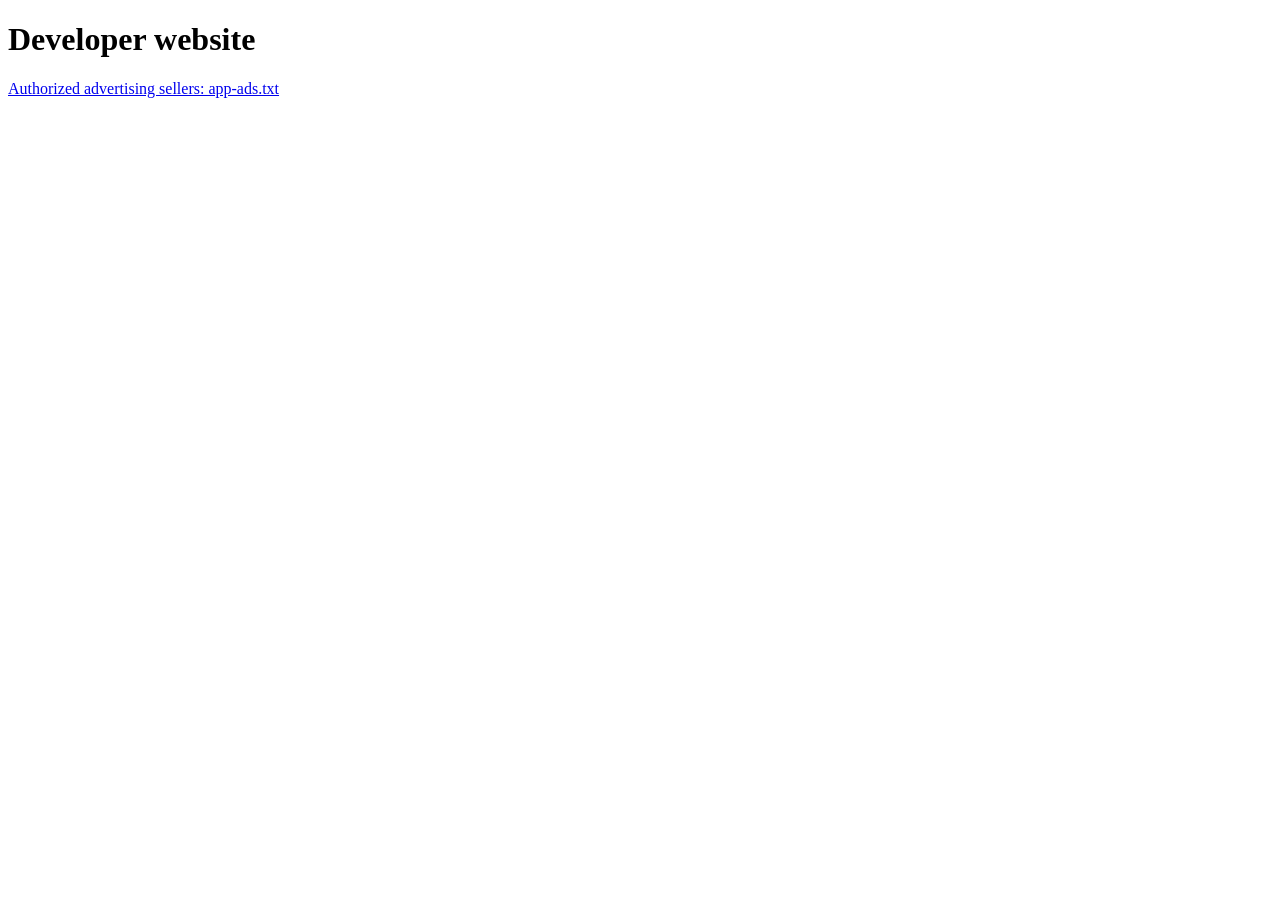
<file: index.html>
<!doctype html>
<html lang="en"><meta charset="utf-8"><meta name="viewport" content="width=device-width,initial-scale=1"><title>Developer website</title><h1>Developer website</h1><p><a href="/app-ads.txt">Authorized advertising sellers: app-ads.txt</a></p></html>
</file>
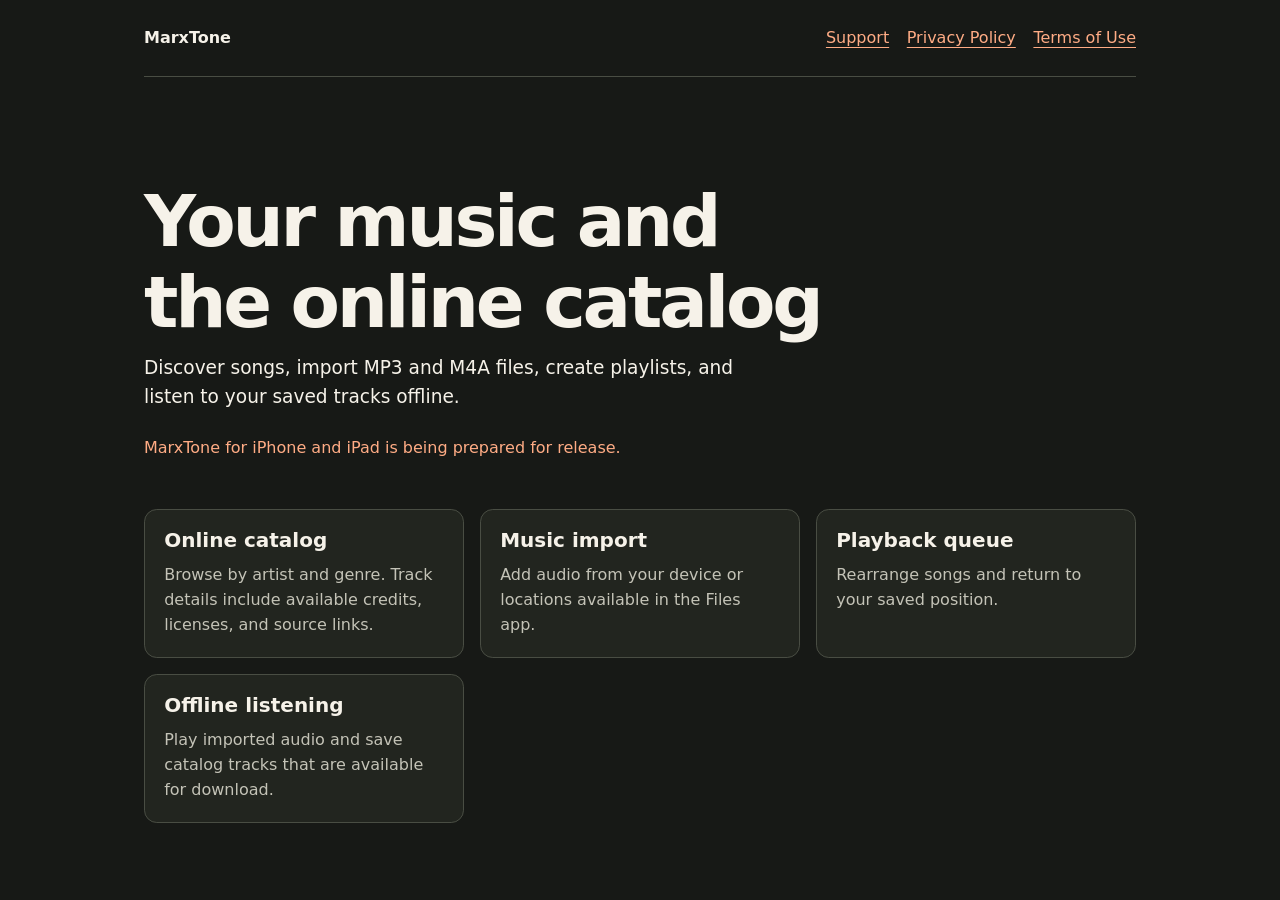
<file: music-app/index.html>
<!doctype html>
<html lang="en">
<head>
  <meta charset="utf-8">
  <meta name="viewport" content="width=device-width, initial-scale=1">
  <meta name="description" content="MarxTone is a music player for iPhone and iPad with a personal library and an online catalog.">
  <title>MarxTone</title>
  <link rel="stylesheet" href="style.css">
</head>
<body>
  <header class="site-header shell">
    <a class="brand" href="./" aria-current="page">MarxTone</a>
    <nav aria-label="Site navigation">
      <a href="support/">Support</a>
      <a href="privacy/">Privacy Policy</a>
      <a href="terms/">Terms of Use</a>
    </nav>
  </header>
  <main class="shell">
    <section class="intro">
      <h1>Your music and the online catalog</h1>
      <p>Discover songs, import MP3 and M4A files, create playlists, and listen to your saved tracks offline.</p>
      <p class="status">MarxTone for iPhone and iPad is being prepared for release.</p>
    </section>
    <section class="features" aria-label="Player features">
      <article>
        <h2>Online catalog</h2>
        <p>Browse by artist and genre. Track details include available credits, licenses, and source links.</p>
      </article>
      <article>
        <h2>Music import</h2>
        <p>Add audio from your device or locations available in the Files app.</p>
      </article>
      <article>
        <h2>Playback queue</h2>
        <p>Rearrange songs and return to your saved position.</p>
      </article>
      <article>
        <h2>Offline listening</h2>
        <p>Play imported audio and save catalog tracks that are available for download.</p>
      </article>
    </section>
  </main>
</body>
</html>
</file>
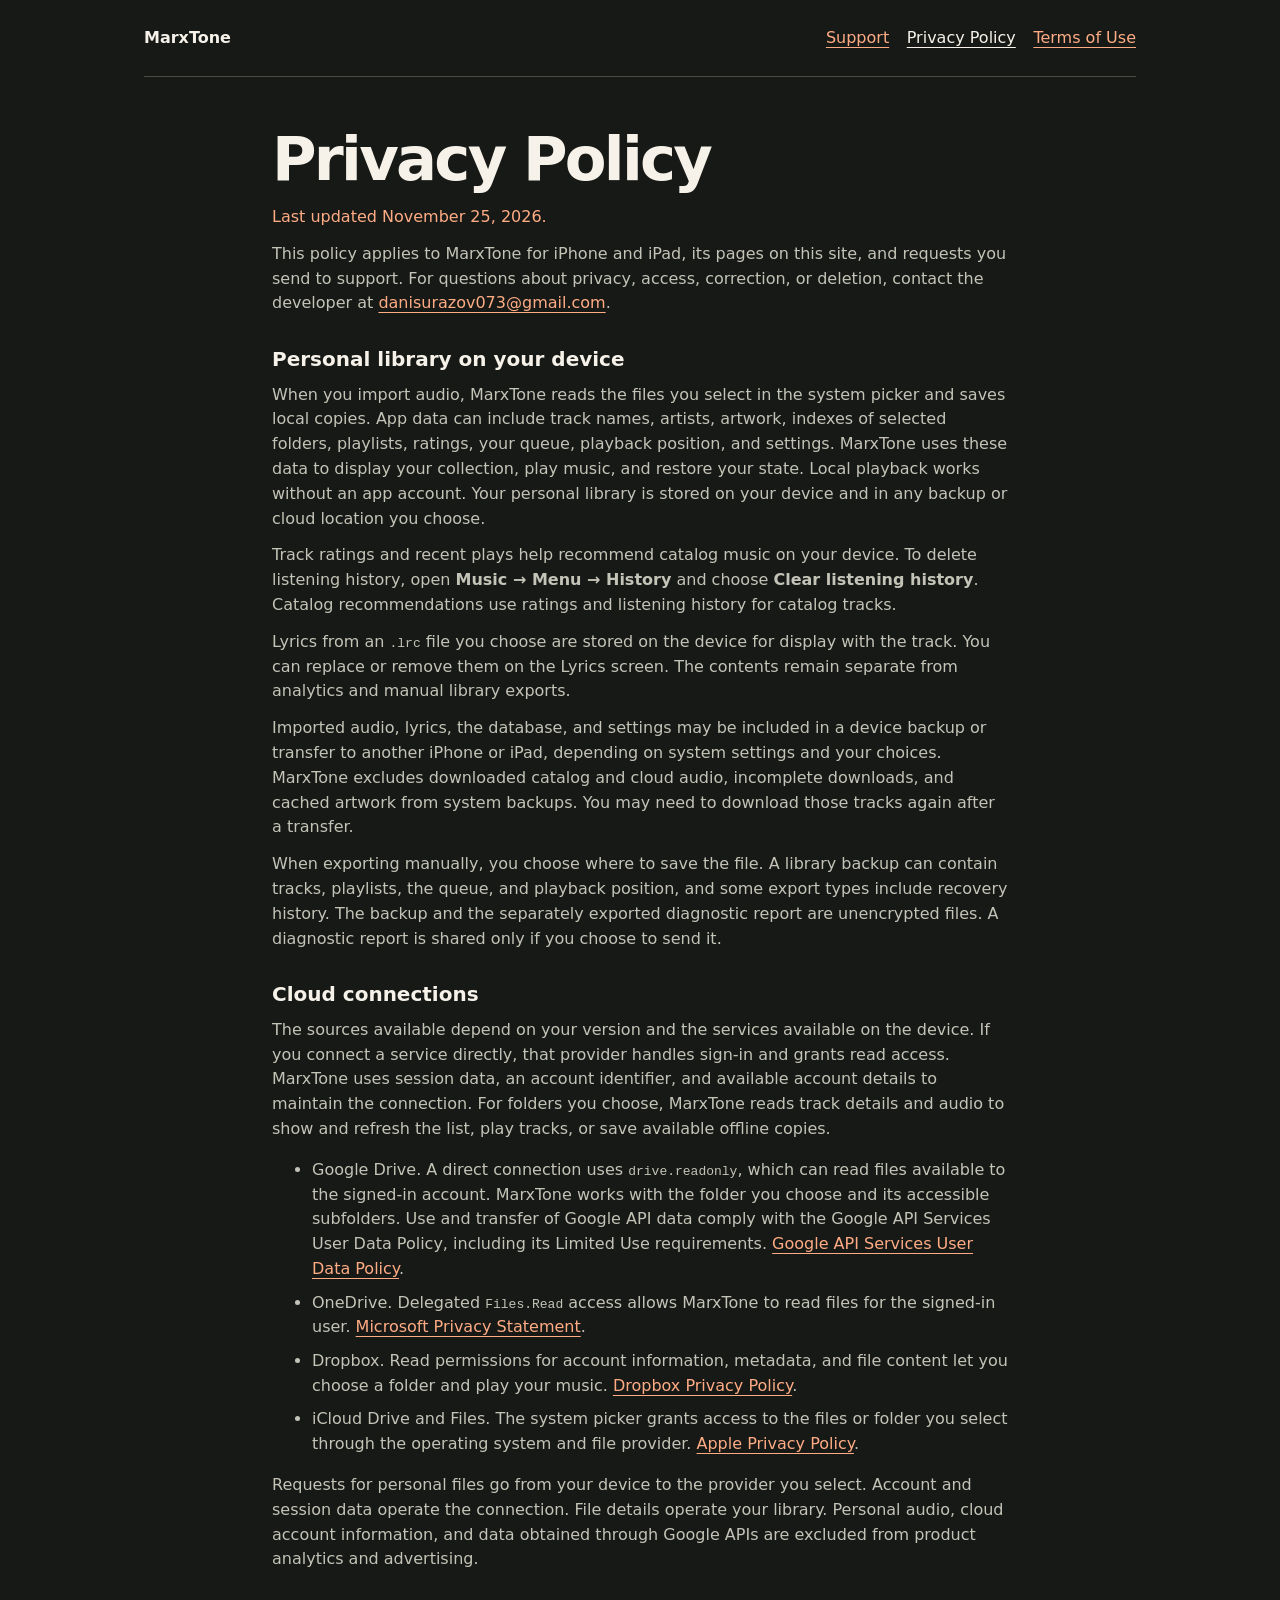
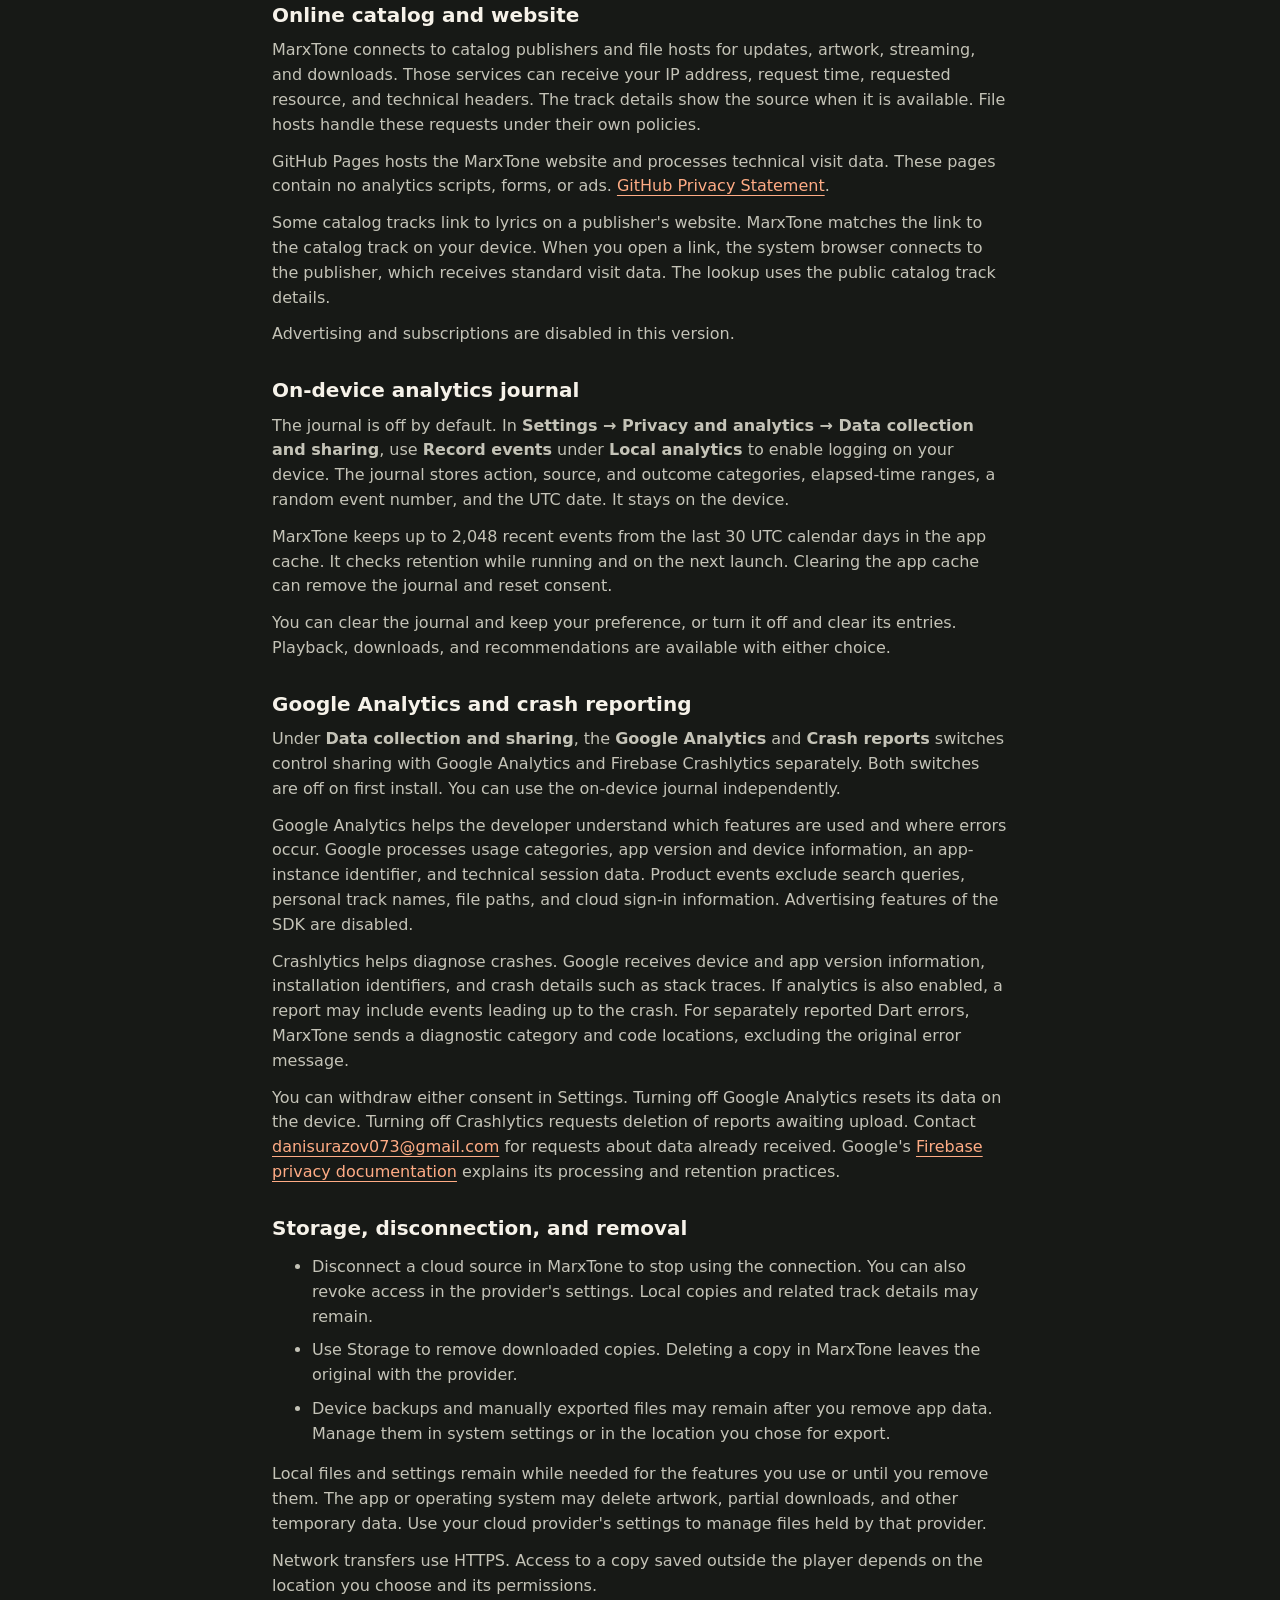
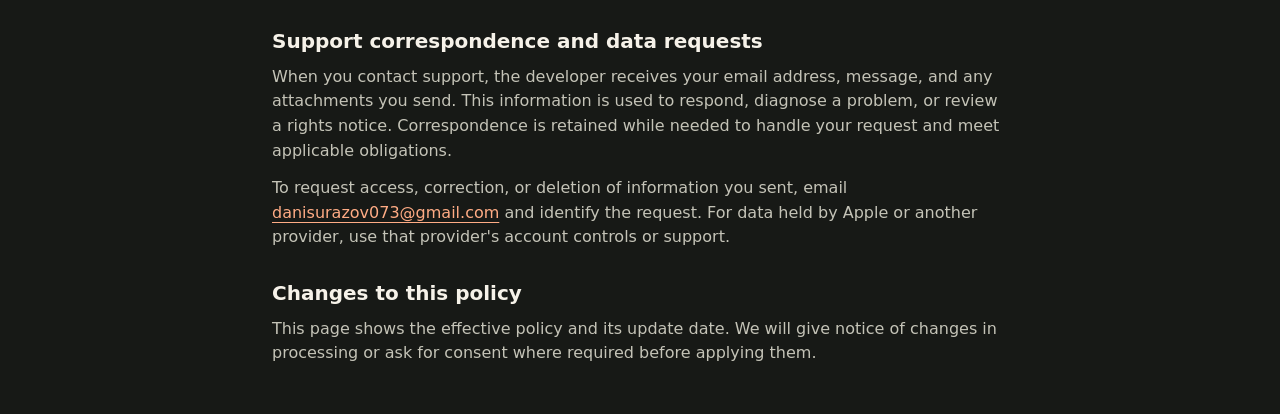
<file: music-app/privacy/index.html>
<!doctype html>
<html lang="en">
<head>
  <meta charset="utf-8">
  <meta name="viewport" content="width=device-width, initial-scale=1">
  <meta name="description" content="How MarxTone for iPhone and iPad handles data and how to manage your choices.">
  <title>Privacy Policy | MarxTone</title>
  <link rel="stylesheet" href="../style.css">
</head>
<body>
  <header class="site-header shell">
    <a class="brand" href="../">MarxTone</a>
    <nav aria-label="Site navigation">
      <a href="../support/">Support</a>
      <a href="./" aria-current="page">Privacy Policy</a>
      <a href="../terms/">Terms of Use</a>
    </nav>
  </header>
  <main class="shell prose">
    <h1>Privacy Policy</h1>
    <p class="status">Last updated <time datetime="2026-11-25">November 25, 2026</time>.</p>
    <p>This policy applies to MarxTone for iPhone and iPad, its pages on this site, and requests you send to support. For questions about privacy, access, correction, or deletion, contact the developer at <a href="mailto:danisurazov073@gmail.com">danisurazov073@gmail.com</a>.</p>

    <h2 id="device">Personal library on your device</h2>
    <p>When you import audio, MarxTone reads the files you select in the system picker and saves local copies. App data can include track names, artists, artwork, indexes of selected folders, playlists, ratings, your queue, playback position, and settings. MarxTone uses these data to display your collection, play music, and restore your state. Local playback works without an app account. Your personal library is stored on your device and in any backup or cloud location you choose.</p>
    <p>Track ratings and recent plays help recommend catalog music on your device. To delete listening history, open <strong>Music → Menu → History</strong> and choose <strong>Clear listening history</strong>. Catalog recommendations use ratings and listening history for catalog tracks.</p>
    <p>Lyrics from an <code>.lrc</code> file you choose are stored on the device for display with the track. You can replace or remove them on the Lyrics screen. The contents remain separate from analytics and manual library exports.</p>
    <p>Imported audio, lyrics, the database, and settings may be included in a device backup or transfer to another iPhone or iPad, depending on system settings and your choices. MarxTone excludes downloaded catalog and cloud audio, incomplete downloads, and cached artwork from system backups. You may need to download those tracks again after a transfer.</p>
    <p>When exporting manually, you choose where to save the file. A library backup can contain tracks, playlists, the queue, and playback position, and some export types include recovery history. The backup and the separately exported diagnostic report are unencrypted files. A diagnostic report is shared only if you choose to send it.</p>

    <h2 id="cloud">Cloud connections</h2>
    <p>The sources available depend on your version and the services available on the device. If you connect a service directly, that provider handles sign-in and grants read access. MarxTone uses session data, an account identifier, and available account details to maintain the connection. For folders you choose, MarxTone reads track details and audio to show and refresh the list, play tracks, or save available offline copies.</p>
    <ul>
      <li>Google Drive. A direct connection uses <code>drive.readonly</code>, which can read files available to the signed-in account. MarxTone works with the folder you choose and its accessible subfolders. Use and transfer of Google API data comply with the Google API Services User Data Policy, including its Limited Use requirements. <a href="https://developers.google.com/terms/api-services-user-data-policy#limited-use">Google API Services User Data Policy</a>.</li>
      <li>OneDrive. Delegated <code>Files.Read</code> access allows MarxTone to read files for the signed-in user. <a href="https://www.microsoft.com/privacy/privacystatement">Microsoft Privacy Statement</a>.</li>
      <li>Dropbox. Read permissions for account information, metadata, and file content let you choose a folder and play your music. <a href="https://www.dropbox.com/privacy">Dropbox Privacy Policy</a>.</li>
      <li>iCloud Drive and Files. The system picker grants access to the files or folder you select through the operating system and file provider. <a href="https://www.apple.com/legal/privacy/">Apple Privacy Policy</a>.</li>
    </ul>
    <p>Requests for personal files go from your device to the provider you select. Account and session data operate the connection. File details operate your library. Personal audio, cloud account information, and data obtained through Google APIs are excluded from product analytics and advertising.</p>

    <h2 id="online">Online catalog and website</h2>
    <p>MarxTone connects to catalog publishers and file hosts for updates, artwork, streaming, and downloads. Those services can receive your IP address, request time, requested resource, and technical headers. The track details show the source when it is available. File hosts handle these requests under their own policies.</p>
    <p>GitHub Pages hosts the MarxTone website and processes technical visit data. These pages contain no analytics scripts, forms, or ads. <a href="https://docs.github.com/en/site-policy/privacy-policies/github-general-privacy-statement">GitHub Privacy Statement</a>.</p>
    <p>Some catalog tracks link to lyrics on a publisher's website. MarxTone matches the link to the catalog track on your device. When you open a link, the system browser connects to the publisher, which receives standard visit data. The lookup uses the public catalog track details.</p>
    <p>Advertising and subscriptions are disabled in this version.</p>

    <h2 id="analytics">On-device analytics journal</h2>
    <p>The journal is off by default. In <strong>Settings → Privacy and analytics → Data collection and sharing</strong>, use <strong>Record events</strong> under <strong>Local analytics</strong> to enable logging on your device. The journal stores action, source, and outcome categories, elapsed-time ranges, a random event number, and the UTC date. It stays on the device.</p>
    <p>MarxTone keeps up to 2,048 recent events from the last 30 UTC calendar days in the app cache. It checks retention while running and on the next launch. Clearing the app cache can remove the journal and reset consent.</p>
    <p>You can clear the journal and keep your preference, or turn it off and clear its entries. Playback, downloads, and recommendations are available with either choice.</p>

    <h2 id="firebase">Google Analytics and crash reporting</h2>
    <p>Under <strong>Data collection and sharing</strong>, the <strong>Google Analytics</strong> and <strong>Crash reports</strong> switches control sharing with Google Analytics and Firebase Crashlytics separately. Both switches are off on first install. You can use the on-device journal independently.</p>
    <p>Google Analytics helps the developer understand which features are used and where errors occur. Google processes usage categories, app version and device information, an app-instance identifier, and technical session data. Product events exclude search queries, personal track names, file paths, and cloud sign-in information. Advertising features of the SDK are disabled.</p>
    <p>Crashlytics helps diagnose crashes. Google receives device and app version information, installation identifiers, and crash details such as stack traces. If analytics is also enabled, a report may include events leading up to the crash. For separately reported Dart errors, MarxTone sends a diagnostic category and code locations, excluding the original error message.</p>
    <p>You can withdraw either consent in Settings. Turning off Google Analytics resets its data on the device. Turning off Crashlytics requests deletion of reports awaiting upload. Contact <a href="mailto:danisurazov073@gmail.com">danisurazov073@gmail.com</a> for requests about data already received. Google's <a href="https://firebase.google.com/support/privacy/">Firebase privacy documentation</a> explains its processing and retention practices.</p>

    <h2 id="control">Storage, disconnection, and removal</h2>
    <ul>
      <li>Disconnect a cloud source in MarxTone to stop using the connection. You can also revoke access in the provider's settings. Local copies and related track details may remain.</li>
      <li>Use Storage to remove downloaded copies. Deleting a copy in MarxTone leaves the original with the provider.</li>
      <li>Device backups and manually exported files may remain after you remove app data. Manage them in system settings or in the location you chose for export.</li>
    </ul>
    <p>Local files and settings remain while needed for the features you use or until you remove them. The app or operating system may delete artwork, partial downloads, and other temporary data. Use your cloud provider's settings to manage files held by that provider.</p>
    <p>Network transfers use HTTPS. Access to a copy saved outside the player depends on the location you choose and its permissions.</p>

    <h2 id="support-data">Support correspondence and data requests</h2>
    <p>When you contact support, the developer receives your email address, message, and any attachments you send. This information is used to respond, diagnose a problem, or review a rights notice. Correspondence is retained while needed to handle your request and meet applicable obligations.</p>
    <p>To request access, correction, or deletion of information you sent, email <a href="mailto:danisurazov073@gmail.com">danisurazov073@gmail.com</a> and identify the request. For data held by Apple or another provider, use that provider's account controls or support.</p>

    <h2 id="changes">Changes to this policy</h2>
    <p>This page shows the effective policy and its update date. We will give notice of changes in processing or ask for consent where required before applying them.</p>
  </main>
</body>
</html>
</file>
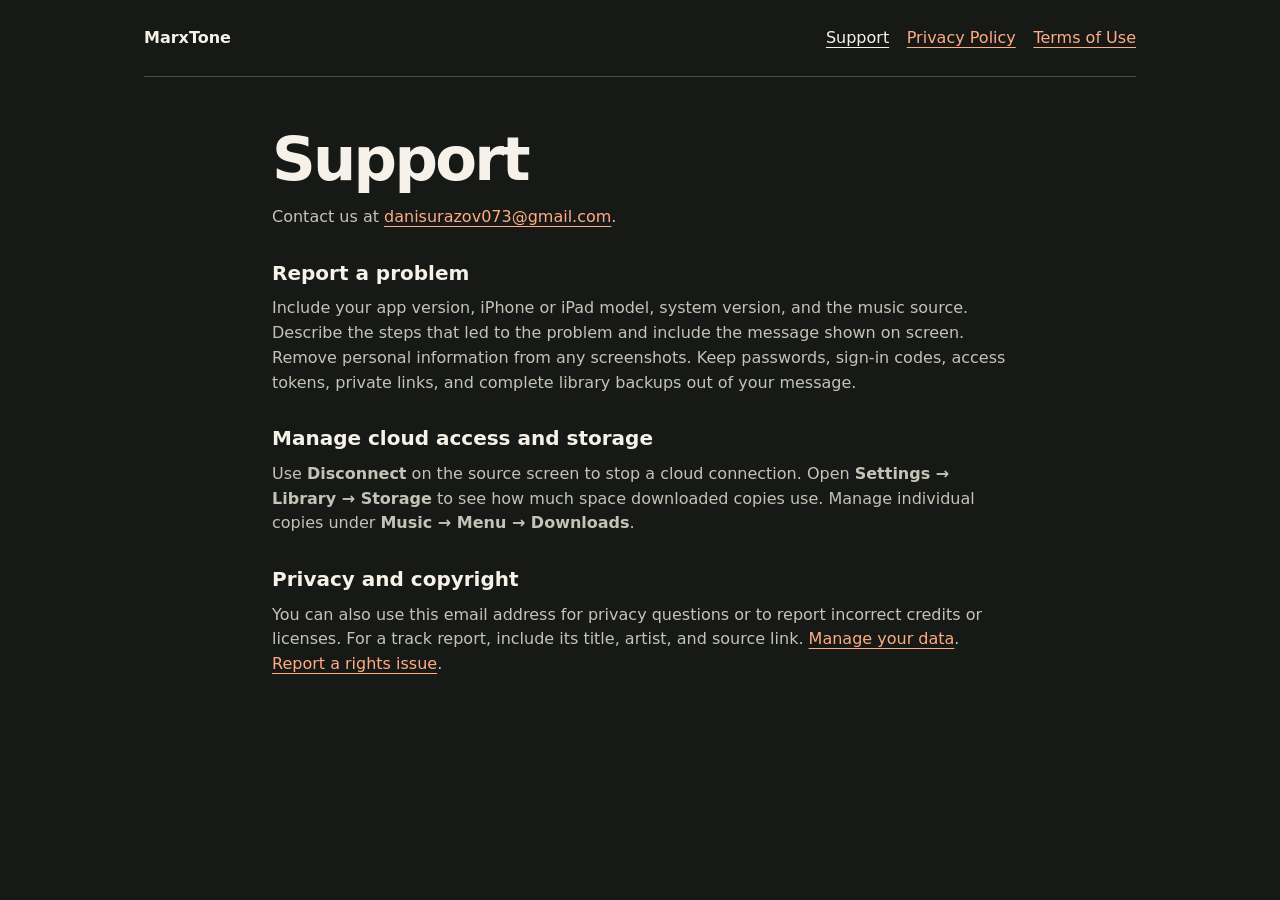
<file: music-app/support/index.html>
<!doctype html>
<html lang="en">
<head>
  <meta charset="utf-8">
  <meta name="viewport" content="width=device-width, initial-scale=1">
  <meta name="description" content="Help with MarxTone for iPhone and iPad.">
  <title>Support | MarxTone</title>
  <link rel="stylesheet" href="../style.css">
</head>
<body>
  <header class="site-header shell">
    <a class="brand" href="../">MarxTone</a>
    <nav aria-label="Site navigation">
      <a href="./" aria-current="page">Support</a>
      <a href="../privacy/">Privacy Policy</a>
      <a href="../terms/">Terms of Use</a>
    </nav>
  </header>
  <main class="shell prose">
    <h1>Support</h1>
    <p>Contact us at <a href="mailto:danisurazov073@gmail.com">danisurazov073@gmail.com</a>.</p>

    <h2>Report a problem</h2>
    <p>Include your app version, iPhone or iPad model, system version, and the music source. Describe the steps that led to the problem and include the message shown on screen. Remove personal information from any screenshots. Keep passwords, sign-in codes, access tokens, private links, and complete library backups out of your message.</p>

    <h2>Manage cloud access and storage</h2>
    <p>Use <strong>Disconnect</strong> on the source screen to stop a cloud connection. Open <strong>Settings → Library → Storage</strong> to see how much space downloaded copies use. Manage individual copies under <strong>Music → Menu → Downloads</strong>.</p>

    <h2>Privacy and copyright</h2>
    <p>You can also use this email address for privacy questions or to report incorrect credits or licenses. For a track report, include its title, artist, and source link. <a href="../privacy/#control">Manage your data</a>. <a href="../terms/#notice">Report a rights issue</a>.</p>
  </main>
</body>
</html>
</file>
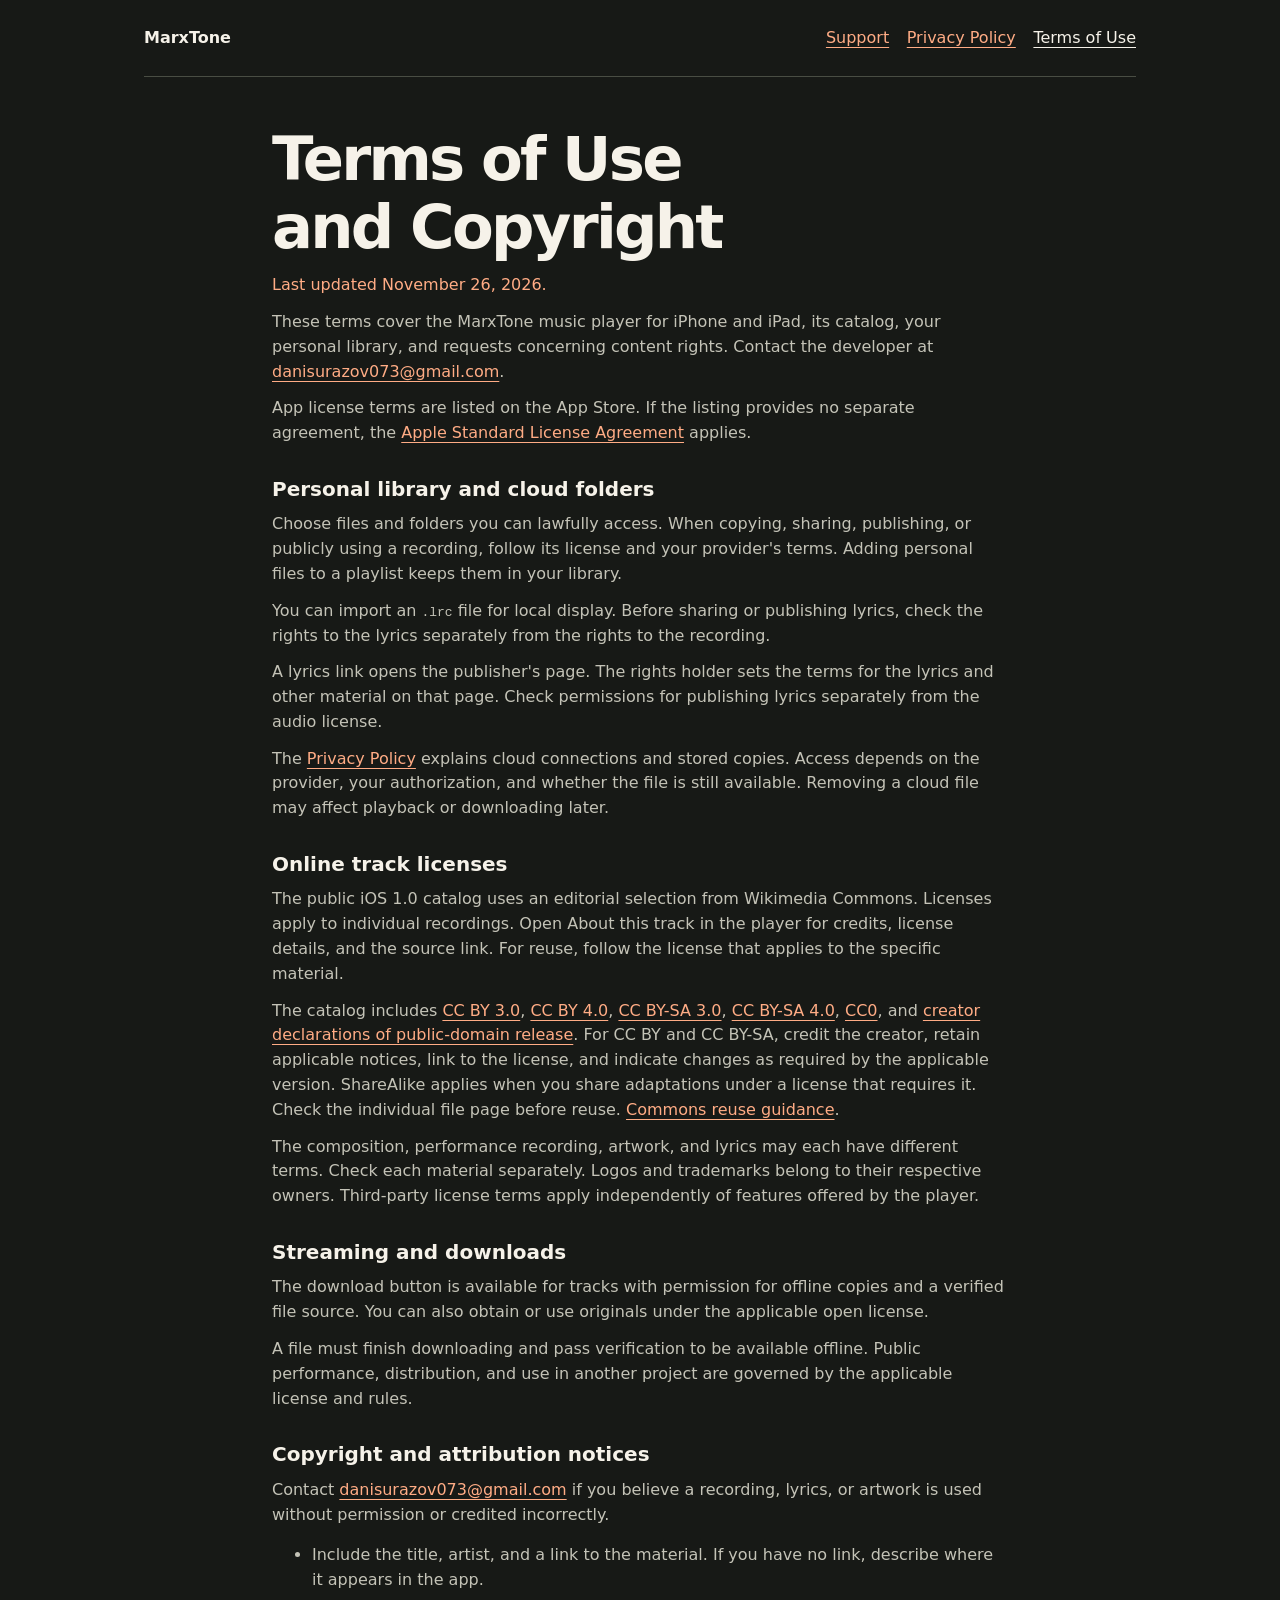
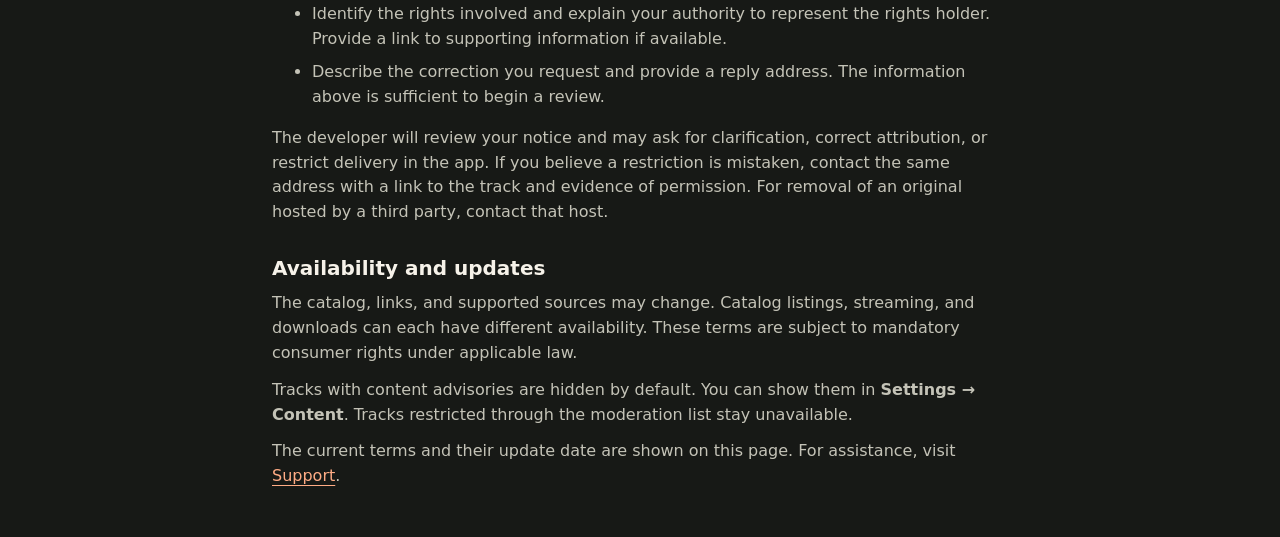
<file: music-app/terms/index.html>
<!doctype html>
<html lang="en">
<head>
  <meta charset="utf-8">
  <meta name="viewport" content="width=device-width, initial-scale=1">
  <meta name="description" content="MarxTone terms for iPhone and iPad, track licenses, and copyright notices.">
  <title>Terms of Use and Copyright | MarxTone</title>
  <link rel="stylesheet" href="../style.css">
</head>
<body>
  <header class="site-header shell">
    <a class="brand" href="../">MarxTone</a>
    <nav aria-label="Site navigation">
      <a href="../support/">Support</a>
      <a href="../privacy/">Privacy Policy</a>
      <a href="./" aria-current="page">Terms of Use</a>
    </nav>
  </header>
  <main class="shell prose">
    <h1>Terms of Use and Copyright</h1>
    <p class="status">Last updated <time datetime="2026-11-26">November 26, 2026</time>.</p>
    <p>These terms cover the MarxTone music player for iPhone and iPad, its catalog, your personal library, and requests concerning content rights. Contact the developer at <a href="mailto:danisurazov073@gmail.com">danisurazov073@gmail.com</a>.</p>
    <p>App license terms are listed on the App Store. If the listing provides no separate agreement, the <a href="https://www.apple.com/legal/internet-services/itunes/dev/stdeula/">Apple Standard License Agreement</a> applies.</p>

    <h2 id="library">Personal library and cloud folders</h2>
    <p>Choose files and folders you can lawfully access. When copying, sharing, publishing, or publicly using a recording, follow its license and your provider's terms. Adding personal files to a playlist keeps them in your library.</p>
    <p>You can import an <code>.lrc</code> file for local display. Before sharing or publishing lyrics, check the rights to the lyrics separately from the rights to the recording.</p>
    <p>A lyrics link opens the publisher's page. The rights holder sets the terms for the lyrics and other material on that page. Check permissions for publishing lyrics separately from the audio license.</p>
    <p>The <a href="../privacy/">Privacy Policy</a> explains cloud connections and stored copies. Access depends on the provider, your authorization, and whether the file is still available. Removing a cloud file may affect playback or downloading later.</p>

    <h2 id="rights">Online track licenses</h2>
    <p>The public iOS 1.0 catalog uses an editorial selection from Wikimedia Commons. Licenses apply to individual recordings. Open About this track in the player for credits, license details, and the source link. For reuse, follow the license that applies to the specific material.</p>
    <p>The catalog includes <a href="https://creativecommons.org/licenses/by/3.0/">CC BY 3.0</a>, <a href="https://creativecommons.org/licenses/by/4.0/">CC BY 4.0</a>, <a href="https://creativecommons.org/licenses/by-sa/3.0/">CC BY-SA 3.0</a>, <a href="https://creativecommons.org/licenses/by-sa/4.0/">CC BY-SA 4.0</a>, <a href="https://creativecommons.org/publicdomain/zero/1.0/">CC0</a>, and <a href="https://commons.wikimedia.org/wiki/Template:PD-self">creator declarations of public-domain release</a>. For CC BY and CC BY-SA, credit the creator, retain applicable notices, link to the license, and indicate changes as required by the applicable version. ShareAlike applies when you share adaptations under a license that requires it. Check the individual file page before reuse. <a href="https://commons.wikimedia.org/wiki/Commons:Reusing_content_outside_Wikimedia">Commons reuse guidance</a>.</p>
    <p>The composition, performance recording, artwork, and lyrics may each have different terms. Check each material separately. Logos and trademarks belong to their respective owners. Third-party license terms apply independently of features offered by the player.</p>

    <h2 id="downloads">Streaming and downloads</h2>
    <p>The download button is available for tracks with permission for offline copies and a verified file source. You can also obtain or use originals under the applicable open license.</p>
    <p>A file must finish downloading and pass verification to be available offline. Public performance, distribution, and use in another project are governed by the applicable license and rules.</p>

    <h2 id="notice">Copyright and attribution notices</h2>
    <p>Contact <a href="mailto:danisurazov073@gmail.com">danisurazov073@gmail.com</a> if you believe a recording, lyrics, or artwork is used without permission or credited incorrectly.</p>
    <ul>
      <li>Include the title, artist, and a link to the material. If you have no link, describe where it appears in the app.</li>
      <li>Identify the rights involved and explain your authority to represent the rights holder. Provide a link to supporting information if available.</li>
      <li>Describe the correction you request and provide a reply address. The information above is sufficient to begin a review.</li>
    </ul>
    <p>The developer will review your notice and may ask for clarification, correct attribution, or restrict delivery in the app. If you believe a restriction is mistaken, contact the same address with a link to the track and evidence of permission. For removal of an original hosted by a third party, contact that host.</p>

    <h2 id="availability">Availability and updates</h2>
    <p>The catalog, links, and supported sources may change. Catalog listings, streaming, and downloads can each have different availability. These terms are subject to mandatory consumer rights under applicable law.</p>
    <p>Tracks with content advisories are hidden by default. You can show them in <strong>Settings → Content</strong>. Tracks restricted through the moderation list stay unavailable.</p>
    <p>The current terms and their update date are shown on this page. For assistance, visit <a href="../support/">Support</a>.</p>
  </main>
</body>
</html>
</file>
<file: music-app/style.css>
:root {
  color-scheme: dark;
  font-family: system-ui, sans-serif;
  background: #171916;
  color: #f6f2e9;
  --muted: #c4c3b7;
  --accent: #ffac85;
  --line: #494d43;
}

* { box-sizing: border-box; }
body { margin: 0; line-height: 1.55; }

.shell {
  width: min(100% - 2.5rem, 62rem);
  margin-inline: auto;
}

a { color: var(--accent); text-underline-offset: .22em; }
a:hover { color: #ffd3ba; }
a:focus-visible { outline: .14rem solid var(--accent); outline-offset: .25rem; }

.site-header {
  display: flex;
  flex-wrap: wrap;
  justify-content: space-between;
  align-items: center;
  gap: .5rem 1.5rem;
  padding-block: 1.25rem;
  border-bottom: 1px solid var(--line);
}

.site-header nav { display: flex; flex-wrap: wrap; gap: .35rem 1.1rem; }
.site-header a { display: inline-block; padding-block: .35rem; }
.brand { color: inherit; font-weight: 750; text-decoration: none; }
.site-header [aria-current="page"] { color: inherit; }

h1, h2 { line-height: 1.12; text-wrap: balance; }
h1 { margin: 0; font-size: clamp(2.1rem, 6.8vw, 4.5rem); letter-spacing: -.045em; }
h2 { margin: 0; font-size: 1.25rem; }
p { margin: .75rem 0 0; }
.status { color: var(--accent); }

.intro { padding-block: clamp(3rem, 9vw, 6.5rem) 3rem; }
.intro > p { max-width: 38rem; font-size: 1.16rem; }
.intro > .status { margin-top: 1.5rem; font-size: 1rem; }

.features {
  display: grid;
  grid-template-columns: repeat(auto-fit, minmax(min(100%, 15rem), 1fr));
  gap: 1rem;
  padding-bottom: 3rem;
}

.features article {
  border: 1px solid var(--line);
  border-radius: .8rem;
  background: #22251f;
  padding: 1.2rem;
}

.features p, .prose p:not(.status), .prose li { color: var(--muted); }
.prose { max-width: 46rem; padding-block: 3rem; }
.prose h1 { font-size: clamp(1.8rem, 7vw, 3.8rem); overflow-wrap: anywhere; }
.prose h2 { margin-top: 2rem; }
.prose li + li { margin-top: .55rem; }
.prose a, .prose code { overflow-wrap: anywhere; }
</file>
